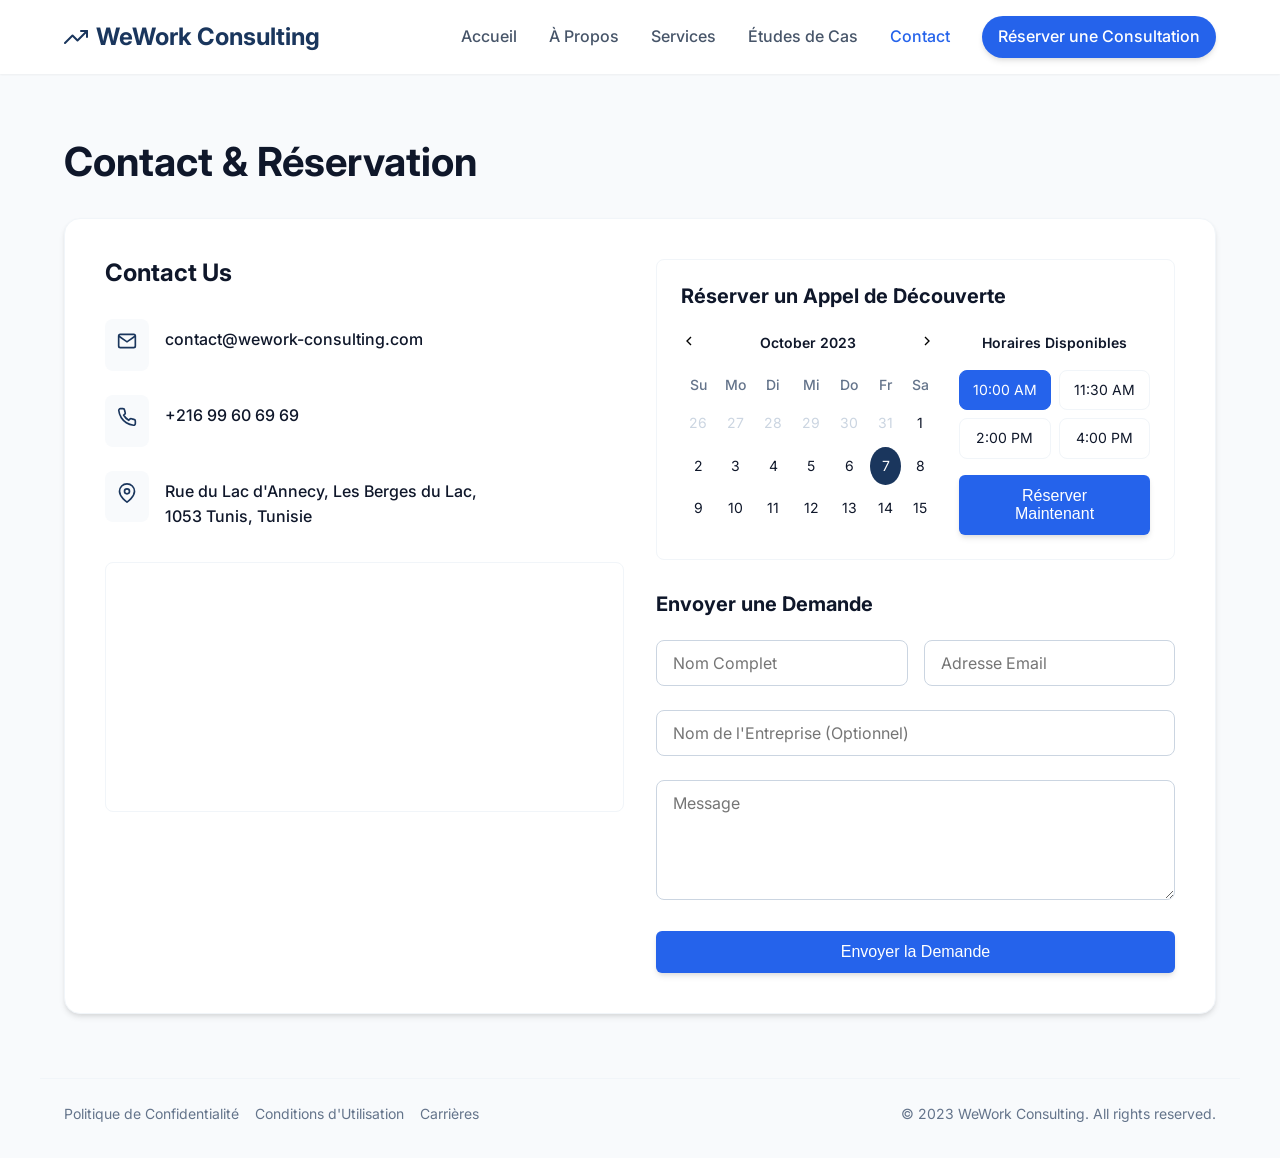
<file: contact.html>
<!DOCTYPE html>
<html lang="fr">
<head>
    <meta charset="UTF-8">
    <meta name="viewport" content="width=device-width, initial-scale=1.0">
    <title>Contact & Réservation - WeWork Consulting</title>
    <meta name="description" content="Contactez-nous pour réserver une consultation ou envoyer une demande.">
    <link rel="stylesheet" href="css/style.css">
    <style>
        .page-header { padding: 4rem 0 2rem; border-bottom: 1px solid var(--bg-alt); }
        .page-header h1 { color: var(--text-main); margin-bottom: 1rem; font-size: 2.5rem; }
        
        .contact-card {
            background: white; border: 1px solid var(--bg-alt); border-radius: var(--radius-lg); padding: 2.5rem;
            box-shadow: var(--shadow-md); margin-top: 2rem; margin-bottom: 4rem;
        }

        .contact-info-item { display: flex; align-items: flex-start; gap: 1rem; margin-bottom: 1.5rem; }
        .contact-icon { color: var(--primary); background: var(--bg-subtle); padding: 0.75rem; border-radius: var(--radius-md); }
        
        .map-wrapper { margin-top: 2rem; border-radius: var(--radius-md); overflow: hidden; border: 1px solid var(--bg-alt); height: 250px; }
        .map-wrapper iframe { width: 100%; height: 100%; border: none; }

        .booking-section { border: 1px solid var(--bg-alt); border-radius: var(--radius-md); padding: 1.5rem; margin-bottom: 2rem; }
        .calendar-header { display: flex; justify-content: space-between; align-items: center; margin-bottom: 1rem; }
        .calendar-grid { display: grid; grid-template-columns: repeat(7, 1fr); gap: 0.25rem; text-align: center; font-size: 0.875rem; }
        .calendar-day-header { color: var(--text-muted); font-weight: 500; padding: 0.25rem; }
        .calendar-day { padding: 0.5rem; border-radius: var(--radius-full); cursor: pointer; transition: var(--transition-normal); }
        .calendar-day:hover { background: var(--bg-subtle); }
        .calendar-day.selected { background: var(--primary); color: white; border-radius: 50%; }
        .calendar-day.muted { color: #CBD5E1; }

        .time-slots { display: grid; grid-template-columns: 1fr 1fr; gap: 0.5rem; margin-top: 1rem; }
        .time-slot { border: 1px solid var(--bg-alt); border-radius: var(--radius-md); padding: 0.5rem; text-align: center; cursor: pointer; font-size: 0.875rem; transition: var(--transition-normal); }
        .time-slot:hover { border-color: var(--primary-light); color: var(--primary-light); }
        .time-slot.selected { background: var(--primary-light); color: white; border-color: var(--primary-light); }

        .form-row { display: grid; grid-template-columns: 1fr 1fr; gap: 1rem; }
    </style>
</head>
<body class="section-bg">
    <nav class="navbar" style="background: white;">
        <div class="container">
            <a href="index.html" class="navbar-brand">
                <svg width="24" height="24" viewBox="0 0 24 24" fill="none" stroke="currentColor" stroke-width="2" stroke-linecap="round" stroke-linejoin="round" class="feather feather-trending-up"><polyline points="23 6 13.5 15.5 8.5 10.5 1 18"></polyline><polyline points="17 6 23 6 23 12"></polyline></svg>
                WeWork Consulting
            </a>
            <button class="nav-toggle" id="navToggle">☰</button>
            <ul class="navbar-nav" id="navMenu">
                <li><a href="index.html" class="nav-link">Accueil</a></li>
                <li><a href="about.html" class="nav-link">À Propos</a></li>
                <li><a href="services.html" class="nav-link">Services</a></li>
                <li><a href="case-studies.html" class="nav-link">Études de Cas</a></li>
                <li><a href="contact.html" class="nav-link active">Contact</a></li>
                <li><a href="contact.html" class="btn btn-primary" style="padding: 0.5rem 1rem;">Réserver une Consultation</a></li>
            </ul>
        </div>
    </nav>

    <main>
        <section class="page-header" style="background: transparent; border: none; padding-bottom: 0;">
            <div class="container">
                <h1>Contact & Réservation</h1>
            </div>
        </section>

        <section>
            <div class="container">
                <div class="contact-card grid grid-cols-2">
                    
                    <!-- Colonne de gauche: Infos -->
                    <div>
                        <h2 style="font-size: 1.5rem; color: var(--text-main); margin-bottom: 2rem;">Contact Us</h2>
                        
                        <div class="contact-info-item">
                            <div class="contact-icon"><svg width="20" height="20" viewBox="0 0 24 24" fill="none" stroke="currentColor" stroke-width="2"><path d="M4 4h16c1.1 0 2 .9 2 2v12c0 1.1-.9 2-2 2H4c-1.1 0-2-.9-2-2V6c0-1.1.9-2 2-2z"></path><polyline points="22,6 12,13 2,6"></polyline></svg></div>
                            <div style="font-weight: 500; padding-top: 0.5rem;">contact@wework-consulting.com</div>
                        </div>

                        <div class="contact-info-item">
                            <div class="contact-icon"><svg width="20" height="20" viewBox="0 0 24 24" fill="none" stroke="currentColor" stroke-width="2"><path d="M22 16.92v3a2 2 0 0 1-2.18 2 19.79 19.79 0 0 1-8.63-3.07 19.5 19.5 0 0 1-6-6 19.79 19.79 0 0 1-3.07-8.67A2 2 0 0 1 4.11 2h3a2 2 0 0 1 2 1.72 12.84 12.84 0 0 0 .7 2.81 2 2 0 0 1-.45 2.11L8.09 9.91a16 16 0 0 0 6 6l1.27-1.27a2 2 0 0 1 2.11-.45 12.84 12.84 0 0 0 2.81.7A2 2 0 0 1 22 16.92z"></path></svg></div>
                            <div style="font-weight: 500; padding-top: 0.5rem;">+216 99 60 69 69</div>
                        </div>

                        <div class="contact-info-item">
                            <div class="contact-icon"><svg width="20" height="20" viewBox="0 0 24 24" fill="none" stroke="currentColor" stroke-width="2"><path d="M21 10c0 7-9 13-9 13s-9-6-9-13a9 9 0 0 1 18 0z"></path><circle cx="12" cy="10" r="3"></circle></svg></div>
                            <div style="font-weight: 500; padding-top: 0.5rem;">Rue du Lac d'Annecy, Les Berges du Lac,<br>1053 Tunis, Tunisie</div>
                        </div>

                        <div class="map-wrapper">
                            <iframe src="https://www.google.com/maps/embed?pb=!1m18!1m12!1m3!1d3192.93666506308!2d10.2285816!3d36.8437295!2m3!1f0!2f0!3f0!3m2!1i1024!2i768!4f13.1!3m3!1m2!1s0x12fd35aa9430c7e5%3A0x67dbad94a82cdbb5!2sLes%20Berges%20du%20Lac%2C%20Tunis!5e0!3m2!1sfr!2stn!4v1700000000000!5m2!1sfr!2stn" allowfullscreen="" loading="lazy"></iframe>
                        </div>
                    </div>

                    <!-- Colonne de droite: Réservation & Formulaire -->
                    <div>
                        <!-- Widget de réservation style Calendly -->
                        <div class="booking-section">
                            <h3 style="font-size: 1.25rem; color: var(--text-main); margin-bottom: 1.5rem;">Réserver un Appel de Découverte</h3>
                            <div class="grid grid-cols-2" style="gap: 1.5rem;">
                                <!-- Calendrier statique pour le visuel -->
                                <div>
                                    <div class="calendar-header">
                                        <button style="border:none;background:none;cursor:pointer;"><svg width="16" height="16" viewBox="0 0 24 24" fill="none" stroke="currentColor" stroke-width="2"><polyline points="15 18 9 12 15 6"></polyline></svg></button>
                                        <span style="font-weight: 600; font-size: 0.875rem;">October 2023</span>
                                        <button style="border:none;background:none;cursor:pointer;"><svg width="16" height="16" viewBox="0 0 24 24" fill="none" stroke="currentColor" stroke-width="2"><polyline points="9 18 15 12 9 6"></polyline></svg></button>
                                    </div>
                                    <div class="calendar-grid">
                                        <div class="calendar-day-header">Su</div><div class="calendar-day-header">Mo</div><div class="calendar-day-header">Di</div><div class="calendar-day-header">Mi</div><div class="calendar-day-header">Do</div><div class="calendar-day-header">Fr</div><div class="calendar-day-header">Sa</div>
                                        <div class="calendar-day muted">26</div><div class="calendar-day muted">27</div><div class="calendar-day muted">28</div><div class="calendar-day muted">29</div><div class="calendar-day muted">30</div><div class="calendar-day muted">31</div><div class="calendar-day">1</div>
                                        <div class="calendar-day">2</div><div class="calendar-day">3</div><div class="calendar-day">4</div><div class="calendar-day">5</div><div class="calendar-day">6</div><div class="calendar-day selected">7</div><div class="calendar-day">8</div>
                                        <div class="calendar-day">9</div><div class="calendar-day">10</div><div class="calendar-day">11</div><div class="calendar-day">12</div><div class="calendar-day">13</div><div class="calendar-day">14</div><div class="calendar-day">15</div>
                                    </div>
                                </div>
                                <!-- Créneaux horaires -->
                                <div>
                                    <div style="font-size: 0.875rem; font-weight: 600; margin-bottom: 0.5rem; text-align: center;">Horaires Disponibles</div>
                                    <div class="time-slots">
                                        <div class="time-slot selected">10:00 AM</div>
                                        <div class="time-slot">11:30 AM</div>
                                        <div class="time-slot">2:00 PM</div>
                                        <div class="time-slot">4:00 PM</div>
                                    </div>
                                    <button class="btn btn-primary" style="width: 100%; margin-top: 1rem; border-radius: var(--radius-sm);">Réserver Maintenant</button>
                                </div>
                            </div>
                        </div>

                        <!-- Formulaire -->
                        <h3 style="font-size: 1.25rem; color: var(--text-main); margin-bottom: 1.5rem;">Envoyer une Demande</h3>
                        <form action="#" method="POST" onsubmit="event.preventDefault(); alert('Demande envoyée !');">
                            <div class="form-row">
                                <div class="form-group">
                                    <input type="text" class="form-control" placeholder="Nom Complet" required>
                                </div>
                                <div class="form-group">
                                    <input type="email" class="form-control" placeholder="Adresse Email" required>
                                </div>
                            </div>
                            <div class="form-group">
                                <input type="text" class="form-control" placeholder="Nom de l'Entreprise (Optionnel)">
                            </div>
                            <div class="form-group">
                                <textarea class="form-control" placeholder="Message" required></textarea>
                            </div>
                            <button type="submit" class="btn btn-primary" style="width: 100%; border-radius: var(--radius-sm);">Envoyer la Demande</button>
                        </form>
                    </div>
                </div>
            </div>
            
            <!-- Logo Footer section for this specific page to match mockup -->
            <div class="container" style="border-top: 1px solid var(--bg-alt); padding-top: 1.5rem; margin-bottom: 2rem; display: flex; justify-content: space-between; font-size: 0.875rem; color: var(--text-muted);">
                <div class="flex gap-4">
                    <a href="#">Politique de Confidentialité</a>
                    <a href="#">Conditions d'Utilisation</a>
                    <a href="#">Carrières</a>
                </div>
                <div class="flex gap-4">
                    <span>© 2023 WeWork Consulting. All rights reserved.</span>
                </div>
            </div>
        </section>
    </main>

    <script src="js/main.js"></script>
    <script>
        // Simple mock interaction for the booking calendar
        document.querySelectorAll('.time-slot').forEach(slot => {
            slot.addEventListener('click', (e) => {
                document.querySelectorAll('.time-slot').forEach(s => s.classList.remove('selected'));
                e.target.classList.add('selected');
            });
        });
        document.querySelectorAll('.calendar-day:not(.muted)').forEach(day => {
            day.addEventListener('click', (e) => {
                document.querySelectorAll('.calendar-day').forEach(d => d.classList.remove('selected'));
                e.target.classList.add('selected');
            });
        });
    </script>
</body>
</html>
</file>
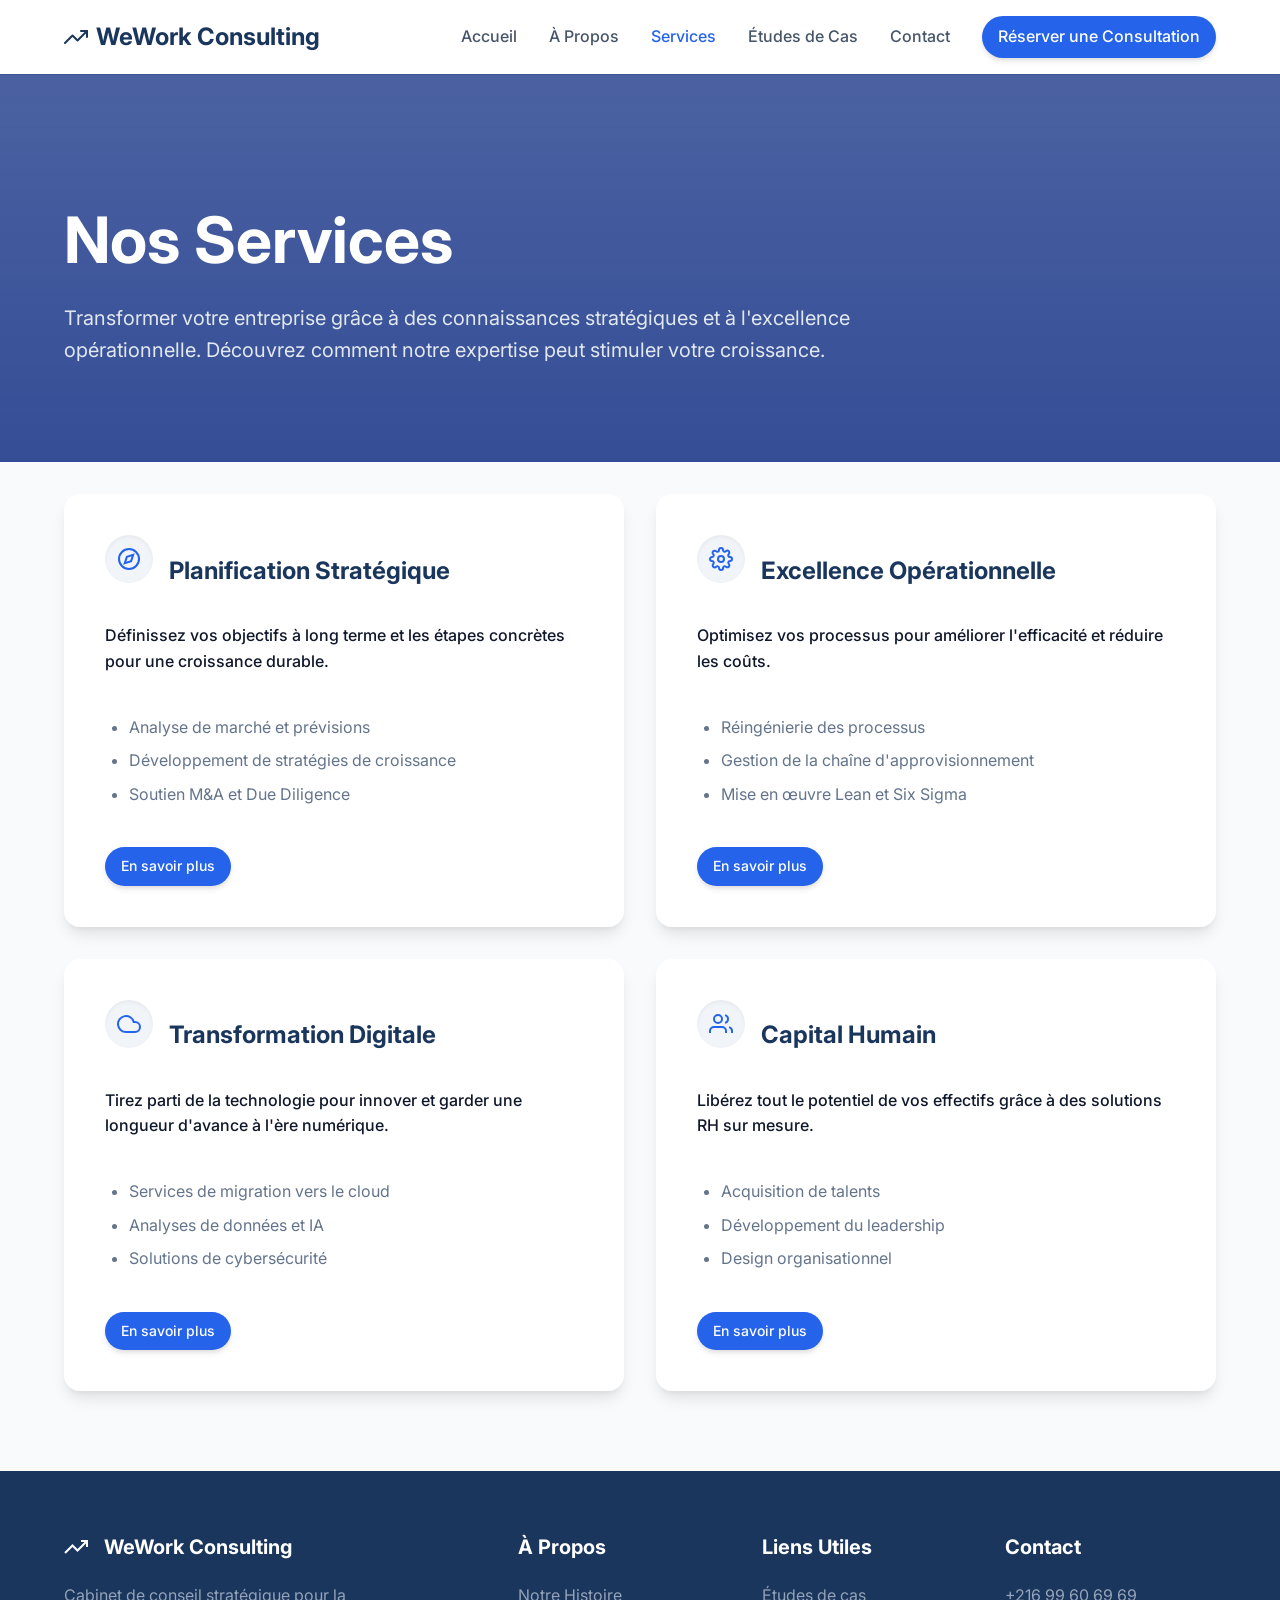
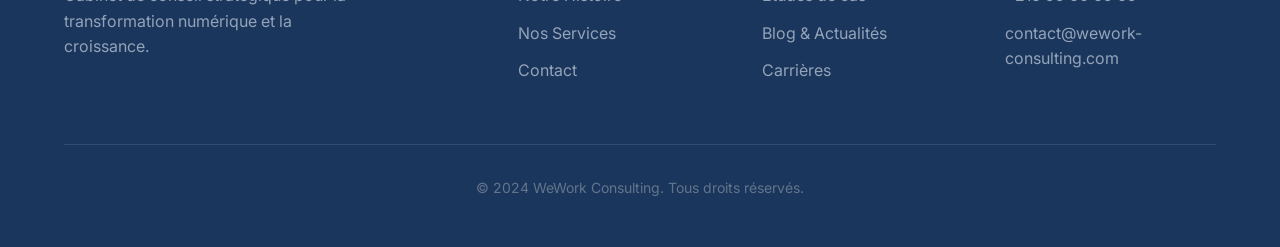
<file: services.html>
<!DOCTYPE html>
<html lang="fr">
<head>
    <meta charset="UTF-8">
    <meta name="viewport" content="width=device-width, initial-scale=1.0">
    <title>Nos Services - WeWork Consulting</title>
    <meta name="description" content="Découvrez nos services en planification stratégique, excellence opérationnelle, transformation digitale et capital humain.">
    <link rel="stylesheet" href="css/style.css">
    <style>
        .service-hero {
            background-image: linear-gradient(rgba(30, 58, 138, 0.8), rgba(30, 58, 138, 0.9)), url('https://images.unsplash.com/photo-1486406146926-c627a92ad1ab?ixlib=rb-4.0.3&auto=format&fit=crop&w=1920&q=80');
            background-size: cover;
            background-position: center;
            color: white;
            padding: 8rem 0 4rem;
        }
        .service-card {
            background: rgba(255, 255, 255, 0.95);
            backdrop-filter: blur(10px);
            border-radius: var(--radius-lg);
            padding: 2.5rem;
            box-shadow: var(--shadow-lg);
            border: 1px solid rgba(255, 255, 255, 0.5);
            display: flex;
            flex-direction: column;
        }
        .service-card:hover {
            transform: translateY(-8px);
        }
        .service-icon {
            color: var(--primary-light);
            background: var(--bg-alt);
            width: 3rem;
            height: 3rem;
            display: flex;
            align-items: center;
            justify-content: center;
            border-radius: 50%;
            margin-bottom: 1.5rem;
            box-shadow: inset 0 2px 4px rgba(0,0,0,0.05);
        }
        .service-list {
            margin: 1.5rem 0 2rem;
            padding-left: 1.5rem;
            color: var(--text-muted);
            flex-grow: 1;
        }
        .service-list li {
            position: relative;
            margin-bottom: 0.5rem;
            list-style: disc;
        }
        /* Custom layout for services below the hero */
        .services-wrapper {
            margin-top: -3rem;
            position: relative;
            z-index: 10;
        }
    </style>
</head>
<body>
    <nav class="navbar">
        <div class="container">
            <a href="index.html" class="navbar-brand">
                <svg width="24" height="24" viewBox="0 0 24 24" fill="none" stroke="currentColor" stroke-width="2" stroke-linecap="round" stroke-linejoin="round" class="feather feather-trending-up"><polyline points="23 6 13.5 15.5 8.5 10.5 1 18"></polyline><polyline points="17 6 23 6 23 12"></polyline></svg>
                WeWork Consulting
            </a>
            <button class="nav-toggle" id="navToggle">☰</button>
            <ul class="navbar-nav" id="navMenu">
                <li><a href="index.html" class="nav-link">Accueil</a></li>
                <li><a href="about.html" class="nav-link">À Propos</a></li>
                <li><a href="services.html" class="nav-link active">Services</a></li>
                <li><a href="case-studies.html" class="nav-link">Études de Cas</a></li>
                <li><a href="contact.html" class="nav-link">Contact</a></li>
                <li><a href="contact.html" class="btn btn-primary" style="padding: 0.5rem 1rem;">Réserver une Consultation</a></li>
            </ul>
        </div>
    </nav>

    <main>
        <!-- Hero -->
        <section class="service-hero">
            <div class="container">
                <h1 style="color: white;">Nos Services</h1>
                <p style="color: #E2E8F0; font-size: 1.25rem; max-width: 800px; margin-bottom: 2rem;">Transformer votre entreprise grâce à des connaissances stratégiques et à l'excellence opérationnelle. Découvrez comment notre expertise peut stimuler votre croissance.</p>
            </div>
        </section>

        <!-- Services Grid -->
        <section class="section section-bg pt-0">
            <div class="container services-wrapper">
                <div class="grid grid-cols-2">
                    
                    <!-- Service 1 -->
                    <div class="service-card">
                        <div class="flex align-center gap-4 mb-4">
                            <div class="service-icon"><svg width="24" height="24" viewBox="0 0 24 24" fill="none" stroke="currentColor" stroke-width="2"><circle cx="12" cy="12" r="10"></circle><polygon points="16.24 7.76 14.12 14.12 7.76 16.24 9.88 9.88 16.24 7.76"></polygon></svg></div>
                            <h2 style="margin:0; font-size: 1.5rem; color: var(--primary);">Planification Stratégique</h2>
                        </div>
                        <p style="color: var(--text-main); font-weight: 500;">Définissez vos objectifs à long terme et les étapes concrètes pour une croissance durable.</p>
                        <ul class="service-list">
                            <li>Analyse de marché et prévisions</li>
                            <li>Développement de stratégies de croissance</li>
                            <li>Soutien M&A et Due Diligence</li>
                        </ul>
                        <div>
                            <a href="contact.html" class="btn btn-primary" style="font-size: 0.875rem; padding: 0.5rem 1rem;">En savoir plus</a>
                        </div>
                    </div>

                    <!-- Service 2 -->
                    <div class="service-card">
                        <div class="flex align-center gap-4 mb-4">
                            <div class="service-icon"><svg width="24" height="24" viewBox="0 0 24 24" fill="none" stroke="currentColor" stroke-width="2"><circle cx="12" cy="12" r="3"></circle><path d="M19.4 15a1.65 1.65 0 0 0 .33 1.82l.06.06a2 2 0 0 1 0 2.83 2 2 0 0 1-2.83 0l-.06-.06a1.65 1.65 0 0 0-1.82-.33 1.65 1.65 0 0 0-1 1.51V21a2 2 0 0 1-2 2 2 2 0 0 1-2-2v-.09A1.65 1.65 0 0 0 9 19.4a1.65 1.65 0 0 0-1.82.33l-.06.06a2 2 0 0 1-2.83 0 2 2 0 0 1 0-2.83l.06-.06a1.65 1.65 0 0 0 .33-1.82 1.65 1.65 0 0 0-1.51-1H3a2 2 0 0 1-2-2 2 2 0 0 1 2-2h.09A1.65 1.65 0 0 0 4.6 9a1.65 1.65 0 0 0-.33-1.82l-.06-.06a2 2 0 0 1 0-2.83 2 2 0 0 1 2.83 0l.06.06a1.65 1.65 0 0 0 1.82.33H9a1.65 1.65 0 0 0 1-1.51V3a2 2 0 0 1 2-2 2 2 0 0 1 2 2v.09a1.65 1.65 0 0 0 1 1.51 1.65 1.65 0 0 0 1.82-.33l.06-.06a2 2 0 0 1 2.83 0 2 2 0 0 1 0 2.83l-.06.06a1.65 1.65 0 0 0-.33 1.82V9a1.65 1.65 0 0 0 1.51 1H21a2 2 0 0 1 2 2 2 2 0 0 1-2 2h-.09a1.65 1.65 0 0 0-1.51 1z"></path></svg></div>
                            <h2 style="margin:0; font-size: 1.5rem; color: var(--primary);">Excellence Opérationnelle</h2>
                        </div>
                        <p style="color: var(--text-main); font-weight: 500;">Optimisez vos processus pour améliorer l'efficacité et réduire les coûts.</p>
                        <ul class="service-list">
                            <li>Réingénierie des processus</li>
                            <li>Gestion de la chaîne d'approvisionnement</li>
                            <li>Mise en œuvre Lean et Six Sigma</li>
                        </ul>
                        <div>
                            <a href="contact.html" class="btn btn-primary" style="font-size: 0.875rem; padding: 0.5rem 1rem;">En savoir plus</a>
                        </div>
                    </div>

                    <!-- Service 3 -->
                    <div class="service-card">
                        <div class="flex align-center gap-4 mb-4">
                            <div class="service-icon"><svg width="24" height="24" viewBox="0 0 24 24" fill="none" stroke="currentColor" stroke-width="2"><path d="M18 10h-1.26A8 8 0 1 0 9 20h9a5 5 0 0 0 0-10z"></path></svg></div>
                            <h2 style="margin:0; font-size: 1.5rem; color: var(--primary);">Transformation Digitale</h2>
                        </div>
                        <p style="color: var(--text-main); font-weight: 500;">Tirez parti de la technologie pour innover et garder une longueur d'avance à l'ère numérique.</p>
                        <ul class="service-list">
                            <li>Services de migration vers le cloud</li>
                            <li>Analyses de données et IA</li>
                            <li>Solutions de cybersécurité</li>
                        </ul>
                        <div>
                            <a href="contact.html" class="btn btn-primary" style="font-size: 0.875rem; padding: 0.5rem 1rem;">En savoir plus</a>
                        </div>
                    </div>

                    <!-- Service 4 -->
                    <div class="service-card">
                        <div class="flex align-center gap-4 mb-4">
                            <div class="service-icon"><svg width="24" height="24" viewBox="0 0 24 24" fill="none" stroke="currentColor" stroke-width="2"><path d="M17 21v-2a4 4 0 0 0-4-4H5a4 4 0 0 0-4 4v2"></path><circle cx="9" cy="7" r="4"></circle><path d="M23 21v-2a4 4 0 0 0-3-3.87"></path><path d="M16 3.13a4 4 0 0 1 0 7.75"></path></svg></div>
                            <h2 style="margin:0; font-size: 1.5rem; color: var(--primary);">Capital Humain</h2>
                        </div>
                        <p style="color: var(--text-main); font-weight: 500;">Libérez tout le potentiel de vos effectifs grâce à des solutions RH sur mesure.</p>
                        <ul class="service-list">
                            <li>Acquisition de talents</li>
                            <li>Développement du leadership</li>
                            <li>Design organisationnel</li>
                        </ul>
                        <div>
                            <a href="contact.html" class="btn btn-primary" style="font-size: 0.875rem; padding: 0.5rem 1rem;">En savoir plus</a>
                        </div>
                    </div>

                </div>
            </div>
        </section>
    </main>

    <footer>
        <div class="container">
            <div class="footer-grid">
                <div>
                    <h4 class="footer-heading flex align-center gap-4">
                        <svg width="24" height="24" viewBox="0 0 24 24" fill="none" stroke="currentColor" stroke-width="2" class="feather feather-trending-up"><polyline points="23 6 13.5 15.5 8.5 10.5 1 18"></polyline><polyline points="17 6 23 6 23 12"></polyline></svg>
                        WeWork Consulting
                    </h4>
                    <p style="color: #94A3B8; margin-bottom: 1rem; max-width: 300px;">Cabinet de conseil stratégique pour la transformation numérique et la croissance.</p>
                </div>
                <div>
                    <h4 class="footer-heading">À Propos</h4>
                    <ul class="footer-links">
                        <li><a href="about.html">Notre Histoire</a></li>
                        <li><a href="services.html">Nos Services</a></li>
                        <li><a href="contact.html">Contact</a></li>
                    </ul>
                </div>
                <div>
                    <h4 class="footer-heading">Liens Utiles</h4>
                    <ul class="footer-links">
                        <li><a href="case-studies.html">Études de cas</a></li>
                        <li><a href="#">Blog & Actualités</a></li>
                        <li><a href="#">Carrières</a></li>
                    </ul>
                </div>
                <div>
                    <h4 class="footer-heading">Contact</h4>
                    <ul class="footer-links">
                        <li><span style="color: #94A3B8;">+216 99 60 69 69</span></li>
                        <li><span style="color: #94A3B8;">contact@wework-consulting.com</span></li>
                    </ul>
                </div>
            </div>
            <div class="footer-bottom">
                <p>&copy; 2024 WeWork Consulting. Tous droits réservés.</p>
            </div>
        </div>
    </footer>
    <script src="js/main.js"></script>
</body>
</html>
</file>
<file: css/style.css>
@import url('https://fonts.googleapis.com/css2?family=Inter:wght@300;400;500;600;700&display=swap');

:root {
  --primary: #1A365D; /* Dark blue */
  --primary-light: #2563EB; /* Blue */
  --primary-dark: #1E3A8A;
  --secondary: #475569; /* Slate gray */
  --text-main: #0F172A;
  --text-muted: #64748B;
  --bg-main: #FFFFFF;
  --bg-subtle: #F8FAFC;
  --bg-alt: #F1F5F9;
  
  --font-main: 'Inter', sans-serif;
  
  --shadow-sm: 0 1px 2px 0 rgba(0, 0, 0, 0.05);
  --shadow-md: 0 4px 6px -1px rgba(0, 0, 0, 0.1), 0 2px 4px -1px rgba(0, 0, 0, 0.06);
  --shadow-lg: 0 10px 15px -3px rgba(0, 0, 0, 0.1), 0 4px 6px -2px rgba(0, 0, 0, 0.05);
  
  --radius-sm: 0.375rem;
  --radius-md: 0.5rem;
  --radius-lg: 1rem;
  --radius-full: 9999px;

  --transition-normal: all 0.3s cubic-bezier(0.4, 0, 0.2, 1);
}

/* Reset & Base */
* {
  margin: 0;
  padding: 0;
  box-sizing: border-box;
}

html {
  font-family: var(--font-main);
  color: var(--text-main);
  background-color: var(--bg-main);
  line-height: 1.6;
  scroll-behavior: smooth;
}

body {
  overflow-x: hidden;
  display: flex;
  flex-direction: column;
  min-height: 100vh;
}

main {
  flex: 1;
}

a {
  text-decoration: none;
  color: inherit;
  transition: var(--transition-normal);
}

img {
  max-width: 100%;
  height: auto;
  display: block;
}

ul {
  list-style: none;
}

/* Typography */
h1, h2, h3, h4, h5, h6 {
  color: var(--primary);
  font-weight: 700;
  line-height: 1.2;
}

h1 { font-size: clamp(2.5rem, 5vw, 4rem); margin-bottom: 1.5rem; }
h2 { font-size: clamp(2rem, 4vw, 3rem); margin-bottom: 1.5rem; }
h3 { font-size: 1.5rem; }

p {
  color: var(--text-muted);
  margin-bottom: 1rem;
}

/* Layout Utilities */
.container {
  width: 100%;
  max-width: 1200px;
  margin: 0 auto;
  padding: 0 1.5rem;
}

.section {
  padding: 5rem 0;
}

.section-bg {
  background-color: var(--bg-subtle);
}

.text-center { text-align: center; }
.mt-2 { margin-top: 0.5rem; }
.mt-4 { margin-top: 1rem; }
.mt-8 { margin-top: 2rem; }
.mb-2 { margin-bottom: 0.5rem; }
.mb-4 { margin-bottom: 1rem; }
.mb-8 { margin-bottom: 2rem; }

/* Buttons */
.btn {
  display: inline-flex;
  align-items: center;
  justify-content: center;
  padding: 0.75rem 1.5rem;
  font-weight: 500;
  border-radius: var(--radius-full);
  cursor: pointer;
  border: none;
  transition: var(--transition-normal);
  font-size: 1rem;
}

.btn-primary {
  background-color: var(--primary-light);
  color: white;
  box-shadow: var(--shadow-md);
}

.btn-primary:hover {
  background-color: var(--primary-dark);
  transform: translateY(-2px);
  box-shadow: var(--shadow-lg);
}

.btn-outline {
  background-color: transparent;
  color: var(--primary);
  border: 2px solid var(--primary);
}

.btn-outline:hover {
  background-color: var(--primary);
  color: white;
}

/* Navbar */
.navbar {
  background-color: var(--bg-main);
  box-shadow: var(--shadow-sm);
  position: sticky;
  top: 0;
  z-index: 50;
  padding: 1rem 0;
}

.navbar .container {
  display: flex;
  justify-content: space-between;
  align-items: center;
}

.navbar-brand {
  font-size: 1.5rem;
  font-weight: 700;
  color: var(--primary);
  display: flex;
  align-items: center;
  gap: 0.5rem;
}

.navbar-nav {
  display: flex;
  gap: 2rem;
  align-items: center;
}

.nav-link {
  font-weight: 500;
  color: var(--secondary);
}

.nav-link:hover, .nav-link.active {
  color: var(--primary-light);
}

.nav-toggle {
  display: none;
  font-size: 1.5rem;
  background: none;
  border: none;
  color: var(--primary);
  cursor: pointer;
}

/* Header/Hero Section */
.hero {
  position: relative;
  background-color: var(--primary);
  color: white;
  padding: 8rem 0;
  overflow: hidden;
  text-align: center;
}

.hero::before {
  content: '';
  position: absolute;
  top: 0;
  left: 0;
  width: 100%;
  height: 100%;
  background: linear-gradient(135deg, rgba(37, 99, 235, 0.4) 0%, rgba(30, 58, 138, 0.9) 100%);
  z-index: 1;
}

.hero * {
  position: relative;
  z-index: 2;
}

.hero h1, .hero h2 {
  color: white;
}

.hero p {
  color: #E2E8F0;
  font-size: 1.25rem;
  max-width: 600px;
  margin: 0 auto 2rem auto;
}

.hero-image {
  position: absolute;
  top: 0;
  left: 0;
  width: 100%;
  height: 100%;
  object-fit: cover;
  opacity: 0.3;
  z-index: 0;
}

/* Cards */
.grid {
  display: grid;
  gap: 2rem;
}

.grid-cols-2 { grid-template-columns: repeat(2, 1fr); }
.grid-cols-3 { grid-template-columns: repeat(3, 1fr); }
.grid-cols-4 { grid-template-columns: repeat(4, 1fr); }

.card {
  background: var(--bg-main);
  border-radius: var(--radius-lg);
  box-shadow: var(--shadow-md);
  padding: 2rem;
  transition: var(--transition-normal);
  border: 1px solid var(--bg-alt);
  display: flex;
  flex-direction: column;
}

.card:hover {
  transform: translateY(-5px);
  box-shadow: var(--shadow-lg);
}

.card-icon {
  width: 3rem;
  height: 3rem;
  background-color: var(--bg-subtle);
  border-radius: var(--radius-full);
  display: flex;
  align-items: center;
  justify-content: center;
  margin-bottom: 1.5rem;
  color: var(--primary-light);
  font-size: 1.5rem;
}

.card-title {
  font-size: 1.25rem;
  margin-bottom: 1rem;
  color: var(--primary);
}

/* Footer */
footer {
  background-color: var(--primary);
  color: white;
  padding: 4rem 0 2rem;
  margin-top: auto;
}

footer a {
  color: #94A3B8;
}

footer a:hover {
  color: white;
}

.footer-grid {
  display: grid;
  grid-template-columns: 2fr 1fr 1fr 1fr;
  gap: 2rem;
  margin-bottom: 3rem;
}

.footer-heading {
  color: white;
  font-size: 1.25rem;
  margin-bottom: 1.5rem;
}

.footer-links li {
  margin-bottom: 0.75rem;
}

.footer-bottom {
  text-align: center;
  padding-top: 2rem;
  border-top: 1px solid rgba(255, 255, 255, 0.1);
  color: #94A3B8;
  font-size: 0.875rem;
}

/* Forms */
.form-group {
  margin-bottom: 1.5rem;
}

.form-control {
  width: 100%;
  padding: 0.75rem 1rem;
  border: 1px solid #CBD5E1;
  border-radius: var(--radius-md);
  font-family: var(--font-main);
  font-size: 1rem;
  transition: var(--transition-normal);
}

.form-control:focus {
  outline: none;
  border-color: var(--primary-light);
  box-shadow: 0 0 0 3px rgba(37, 99, 235, 0.1);
}

textarea.form-control {
  resize: vertical;
  min-height: 120px;
}

/* Responsive */
@media (max-width: 992px) {
  .grid-cols-3, .grid-cols-4 { grid-template-columns: repeat(2, 1fr); }
  .footer-grid { grid-template-columns: repeat(2, 1fr); }
}

@media (max-width: 768px) {
  .nav-toggle { display: block; }
  .navbar-nav {
    display: none;
    position: absolute;
    top: 100%;
    left: 0;
    width: 100%;
    background-color: var(--bg-main);
    flex-direction: column;
    padding: 1rem 0;
    box-shadow: var(--shadow-md);
  }
  .navbar-nav.active { display: flex; }
  .grid-cols-2 { grid-template-columns: 1fr; }
  .footer-grid { grid-template-columns: 1fr; }
}

/* Helpers */
.hidden { display: none !important; }
.flex { display: flex; }
.align-center { align-items: center; }
.justify-between { justify-content: space-between; }
.gap-4 { gap: 1rem; }
</file>
